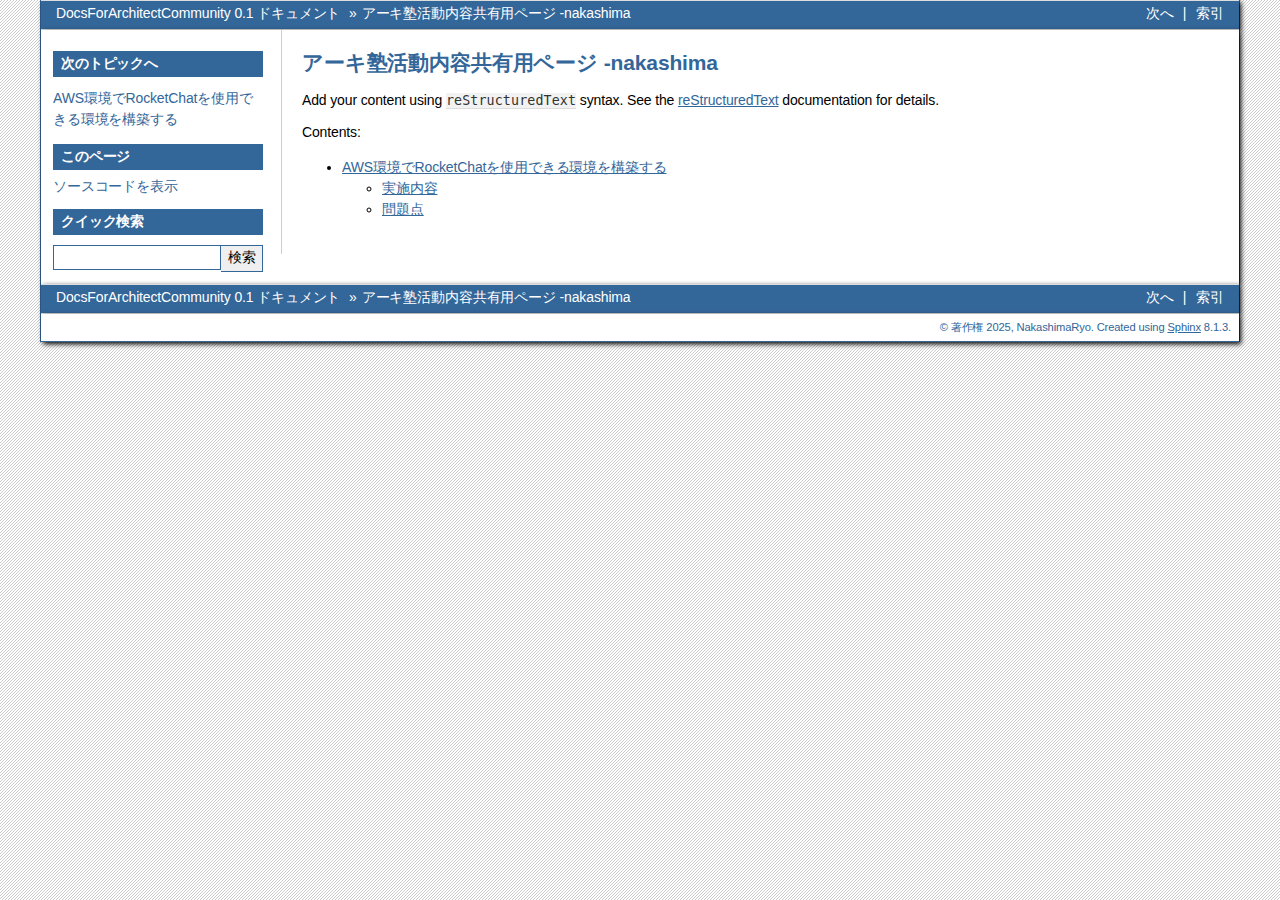
<file: index.html>
<!DOCTYPE html>

<html lang="ja" data-content_root="./">
  <head>
    <meta charset="utf-8" />
    <meta name="viewport" content="width=device-width, initial-scale=1.0" /><meta name="viewport" content="width=device-width, initial-scale=1" />

    <title>アーキ塾活動内容共有用ページ -nakashima &#8212; DocsForArchitectCommunity 0.1 ドキュメント</title>
    <link rel="stylesheet" type="text/css" href="_static/pygments.css?v=d75fae25" />
    <link rel="stylesheet" type="text/css" href="_static/bizstyle.css?v=5283bb3d" />
    
    <script src="_static/documentation_options.js?v=be13464f"></script>
    <script src="_static/doctools.js?v=9bcbadda"></script>
    <script src="_static/sphinx_highlight.js?v=dc90522c"></script>
    <script src="_static/translations.js?v=4755f45a"></script>
    <script src="_static/bizstyle.js"></script>
    <link rel="index" title="索引" href="genindex.html" />
    <link rel="search" title="検索" href="search.html" />
    <link rel="next" title="AWS環境でRocketChatを使用できる環境を構築する" href="report.html" />
    <meta name="viewport" content="width=device-width,initial-scale=1.0" />
    <!--[if lt IE 9]>
    <script src="_static/css3-mediaqueries.js"></script>
    <![endif]-->
  </head><body>
    <div class="related" role="navigation" aria-label="Related">
      <h3>ナビゲーション</h3>
      <ul>
        <li class="right" style="margin-right: 10px">
          <a href="genindex.html" title="総合索引"
             accesskey="I">索引</a></li>
        <li class="right" >
          <a href="report.html" title="AWS環境でRocketChatを使用できる環境を構築する"
             accesskey="N">次へ</a> |</li>
        <li class="nav-item nav-item-0"><a href="#">DocsForArchitectCommunity 0.1 ドキュメント</a> &#187;</li>
        <li class="nav-item nav-item-this"><a href="">アーキ塾活動内容共有用ページ -nakashima</a></li> 
      </ul>
    </div>  

    <div class="document">
      <div class="documentwrapper">
        <div class="bodywrapper">
          <div class="body" role="main">
            
  <section id="nakashima">
<h1>アーキ塾活動内容共有用ページ -nakashima<a class="headerlink" href="#nakashima" title="Link to this heading">¶</a></h1>
<p>Add your content using <code class="docutils literal notranslate"><span class="pre">reStructuredText</span></code> syntax. See the
<a class="reference external" href="https://www.sphinx-doc.org/en/master/usage/restructuredtext/index.html">reStructuredText</a>
documentation for details.</p>
<div class="toctree-wrapper compound">
<p class="caption" role="heading"><span class="caption-text">Contents:</span></p>
<ul>
<li class="toctree-l1"><a class="reference internal" href="report.html">AWS環境でRocketChatを使用できる環境を構築する</a><ul>
<li class="toctree-l2"><a class="reference internal" href="report.html#id1">実施内容</a></li>
<li class="toctree-l2"><a class="reference internal" href="report.html#id3">問題点</a></li>
</ul>
</li>
</ul>
</div>
</section>


            <div class="clearer"></div>
          </div>
        </div>
      </div>
      <div class="sphinxsidebar" role="navigation" aria-label="Main">
        <div class="sphinxsidebarwrapper">
  <div>
    <h4>次のトピックへ</h4>
    <p class="topless"><a href="report.html"
                          title="次の章へ">AWS環境でRocketChatを使用できる環境を構築する</a></p>
  </div>
  <div role="note" aria-label="source link">
    <h3>このページ</h3>
    <ul class="this-page-menu">
      <li><a href="_sources/index.rst.txt"
            rel="nofollow">ソースコードを表示</a></li>
    </ul>
   </div>
<search id="searchbox" style="display: none" role="search">
  <h3 id="searchlabel">クイック検索</h3>
    <div class="searchformwrapper">
    <form class="search" action="search.html" method="get">
      <input type="text" name="q" aria-labelledby="searchlabel" autocomplete="off" autocorrect="off" autocapitalize="off" spellcheck="false"/>
      <input type="submit" value="検索" />
    </form>
    </div>
</search>
<script>document.getElementById('searchbox').style.display = "block"</script>
        </div>
      </div>
      <div class="clearer"></div>
    </div>
    <div class="related" role="navigation" aria-label="Related">
      <h3>ナビゲーション</h3>
      <ul>
        <li class="right" style="margin-right: 10px">
          <a href="genindex.html" title="総合索引"
             >索引</a></li>
        <li class="right" >
          <a href="report.html" title="AWS環境でRocketChatを使用できる環境を構築する"
             >次へ</a> |</li>
        <li class="nav-item nav-item-0"><a href="#">DocsForArchitectCommunity 0.1 ドキュメント</a> &#187;</li>
        <li class="nav-item nav-item-this"><a href="">アーキ塾活動内容共有用ページ -nakashima</a></li> 
      </ul>
    </div>
    <div class="footer" role="contentinfo">
    &#169; 著作権 2025, NakashimaRyo.
      Created using <a href="https://www.sphinx-doc.org/">Sphinx</a> 8.1.3.
    </div>
  </body>
</html>
</file>
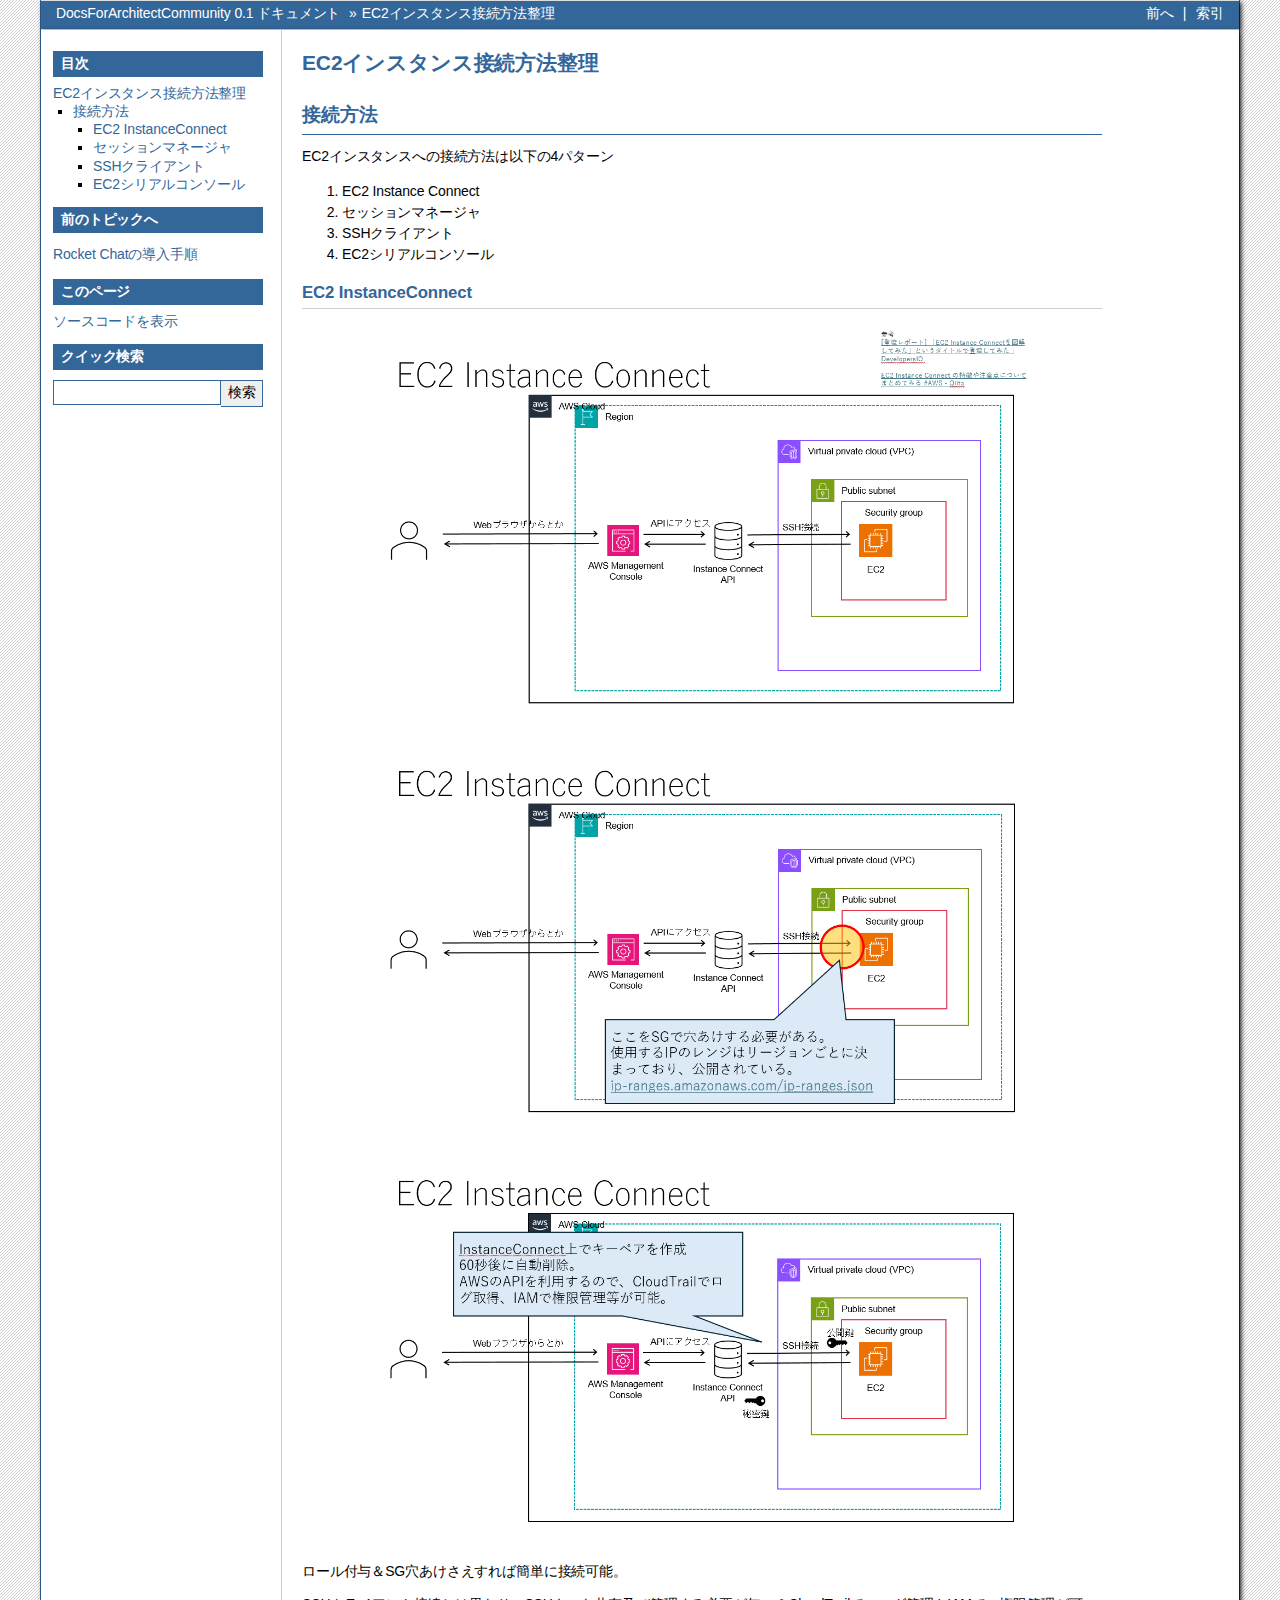
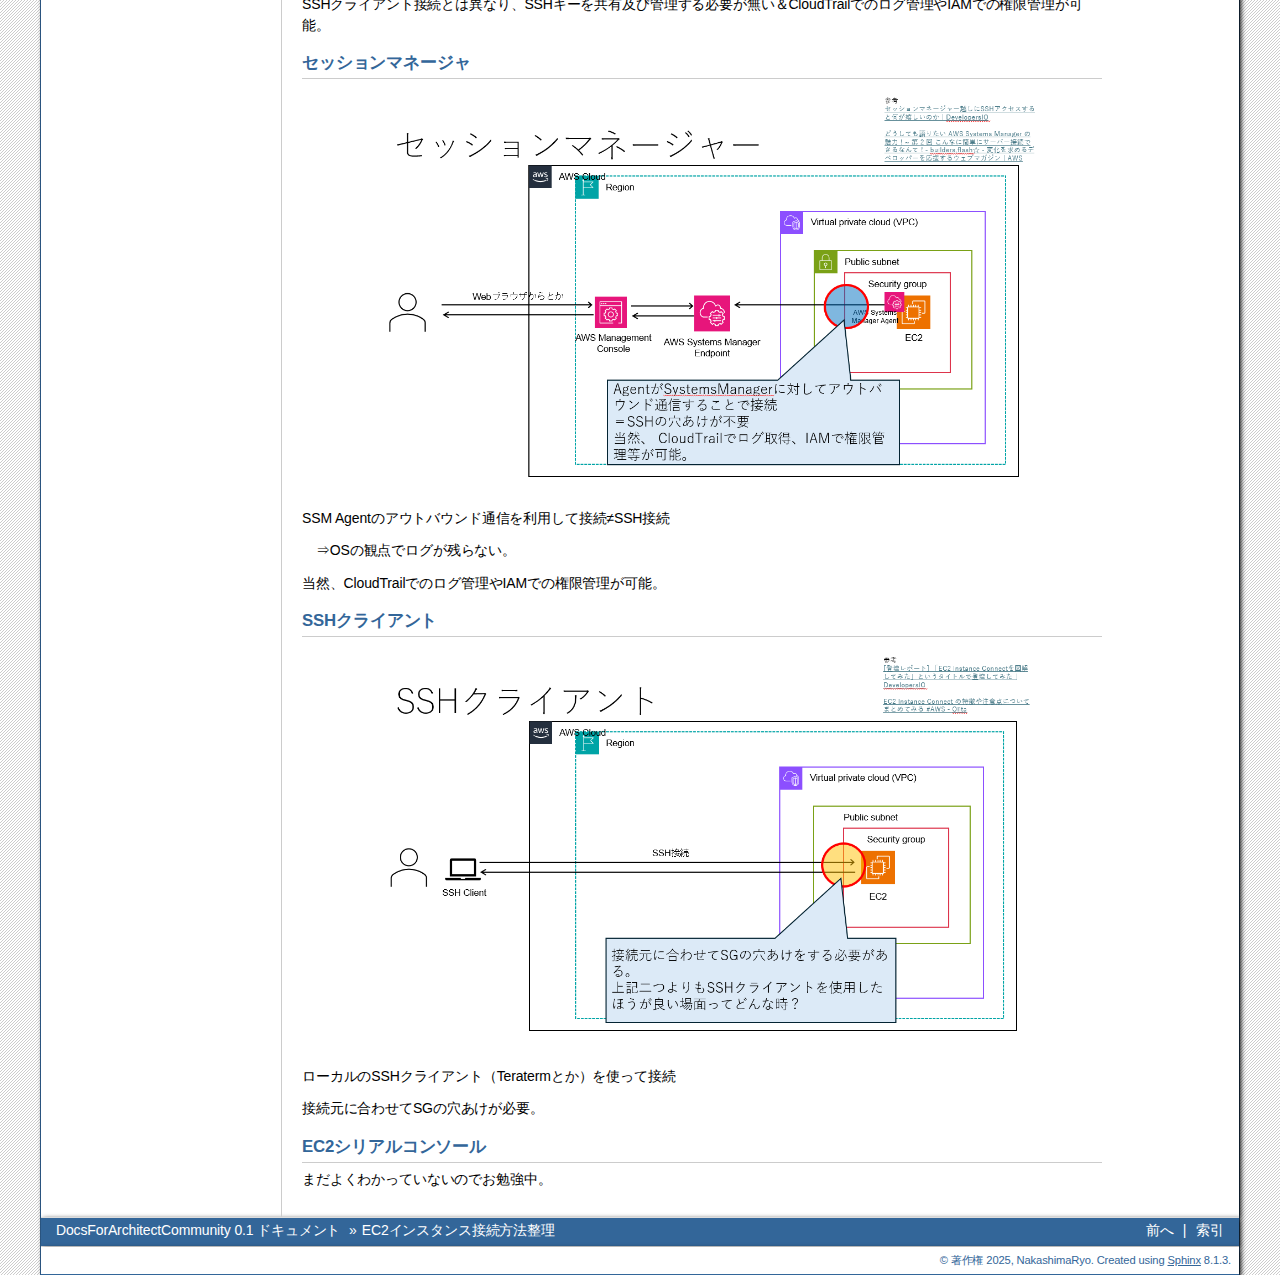
<file: EC2access.html>
<!DOCTYPE html>

<html lang="ja" data-content_root="./">
  <head>
    <meta charset="utf-8" />
    <meta name="viewport" content="width=device-width, initial-scale=1.0" /><meta name="viewport" content="width=device-width, initial-scale=1" />

    <title>EC2インスタンス接続方法整理 &#8212; DocsForArchitectCommunity 0.1 ドキュメント</title>
    <link rel="stylesheet" type="text/css" href="_static/pygments.css?v=d75fae25" />
    <link rel="stylesheet" type="text/css" href="_static/bizstyle.css?v=5283bb3d" />
    
    <script src="_static/documentation_options.js?v=be13464f"></script>
    <script src="_static/doctools.js?v=9bcbadda"></script>
    <script src="_static/sphinx_highlight.js?v=dc90522c"></script>
    <script src="_static/translations.js?v=4755f45a"></script>
    <script src="_static/bizstyle.js"></script>
    <link rel="index" title="索引" href="genindex.html" />
    <link rel="search" title="検索" href="search.html" />
    <link rel="prev" title="Rocket Chatの導入手順" href="install.html" />
    <meta name="viewport" content="width=device-width,initial-scale=1.0" />
    <!--[if lt IE 9]>
    <script src="_static/css3-mediaqueries.js"></script>
    <![endif]-->
  </head><body>
    <div class="related" role="navigation" aria-label="Related">
      <h3>ナビゲーション</h3>
      <ul>
        <li class="right" style="margin-right: 10px">
          <a href="genindex.html" title="総合索引"
             accesskey="I">索引</a></li>
        <li class="right" >
          <a href="install.html" title="Rocket Chatの導入手順"
             accesskey="P">前へ</a> |</li>
        <li class="nav-item nav-item-0"><a href="index.html">DocsForArchitectCommunity 0.1 ドキュメント</a> &#187;</li>
        <li class="nav-item nav-item-this"><a href="">EC2インスタンス接続方法整理</a></li> 
      </ul>
    </div>  

    <div class="document">
      <div class="documentwrapper">
        <div class="bodywrapper">
          <div class="body" role="main">
            
  <section id="ec2">
<h1>EC2インスタンス接続方法整理<a class="headerlink" href="#ec2" title="Link to this heading">¶</a></h1>
<section id="id1">
<h2>接続方法<a class="headerlink" href="#id1" title="Link to this heading">¶</a></h2>
<p>EC2インスタンスへの接続方法は以下の4パターン</p>
<ol class="arabic simple">
<li><p>EC2 Instance Connect</p></li>
<li><p>セッションマネージャ</p></li>
<li><p>SSHクライアント</p></li>
<li><p>EC2シリアルコンソール</p></li>
</ol>
<section id="ec2-instanceconnect">
<h3>EC2 InstanceConnect<a class="headerlink" href="#ec2-instanceconnect" title="Link to this heading">¶</a></h3>
<blockquote>
<div><img alt="_images/InstanceConnect_1.png" src="_images/InstanceConnect_1.png" />
<img alt="_images/InstanceConnect_2.png" src="_images/InstanceConnect_2.png" />
<img alt="_images/InstanceConnect_3.png" src="_images/InstanceConnect_3.png" />
</div></blockquote>
<p>ロール付与＆SG穴あけさえすれば簡単に接続可能。</p>
<p>SSHクライアント接続とは異なり、SSHキーを共有及び管理する必要が無い＆CloudTrailでのログ管理やIAMでの権限管理が可能。</p>
</section>
<section id="id2">
<h3>セッションマネージャ<a class="headerlink" href="#id2" title="Link to this heading">¶</a></h3>
<blockquote>
<div><img alt="_images/SSM.png" src="_images/SSM.png" />
</div></blockquote>
<p>SSM Agentのアウトバウンド通信を利用して接続≠SSH接続</p>
<p>　⇒OSの観点でログが残らない。</p>
<p>当然、CloudTrailでのログ管理やIAMでの権限管理が可能。</p>
</section>
<section id="ssh">
<h3>SSHクライアント<a class="headerlink" href="#ssh" title="Link to this heading">¶</a></h3>
<blockquote>
<div><img alt="_images/SSHClient.png" src="_images/SSHClient.png" />
</div></blockquote>
<p>ローカルのSSHクライアント（Teratermとか）を使って接続</p>
<p>接続元に合わせてSGの穴あけが必要。</p>
</section>
<section id="id3">
<h3>EC2シリアルコンソール<a class="headerlink" href="#id3" title="Link to this heading">¶</a></h3>
<p>まだよくわかっていないのでお勉強中。</p>
</section>
</section>
</section>


            <div class="clearer"></div>
          </div>
        </div>
      </div>
      <div class="sphinxsidebar" role="navigation" aria-label="Main">
        <div class="sphinxsidebarwrapper">
  <div>
    <h3><a href="index.html">目次</a></h3>
    <ul>
<li><a class="reference internal" href="#">EC2インスタンス接続方法整理</a><ul>
<li><a class="reference internal" href="#id1">接続方法</a><ul>
<li><a class="reference internal" href="#ec2-instanceconnect">EC2 InstanceConnect</a></li>
<li><a class="reference internal" href="#id2">セッションマネージャ</a></li>
<li><a class="reference internal" href="#ssh">SSHクライアント</a></li>
<li><a class="reference internal" href="#id3">EC2シリアルコンソール</a></li>
</ul>
</li>
</ul>
</li>
</ul>

  </div>
  <div>
    <h4>前のトピックへ</h4>
    <p class="topless"><a href="install.html"
                          title="前の章へ">Rocket Chatの導入手順</a></p>
  </div>
  <div role="note" aria-label="source link">
    <h3>このページ</h3>
    <ul class="this-page-menu">
      <li><a href="_sources/EC2access.rst.txt"
            rel="nofollow">ソースコードを表示</a></li>
    </ul>
   </div>
<search id="searchbox" style="display: none" role="search">
  <h3 id="searchlabel">クイック検索</h3>
    <div class="searchformwrapper">
    <form class="search" action="search.html" method="get">
      <input type="text" name="q" aria-labelledby="searchlabel" autocomplete="off" autocorrect="off" autocapitalize="off" spellcheck="false"/>
      <input type="submit" value="検索" />
    </form>
    </div>
</search>
<script>document.getElementById('searchbox').style.display = "block"</script>
        </div>
      </div>
      <div class="clearer"></div>
    </div>
    <div class="related" role="navigation" aria-label="Related">
      <h3>ナビゲーション</h3>
      <ul>
        <li class="right" style="margin-right: 10px">
          <a href="genindex.html" title="総合索引"
             >索引</a></li>
        <li class="right" >
          <a href="install.html" title="Rocket Chatの導入手順"
             >前へ</a> |</li>
        <li class="nav-item nav-item-0"><a href="index.html">DocsForArchitectCommunity 0.1 ドキュメント</a> &#187;</li>
        <li class="nav-item nav-item-this"><a href="">EC2インスタンス接続方法整理</a></li> 
      </ul>
    </div>
    <div class="footer" role="contentinfo">
    &#169; 著作権 2025, NakashimaRyo.
      Created using <a href="https://www.sphinx-doc.org/">Sphinx</a> 8.1.3.
    </div>
  </body>
</html>
</file>
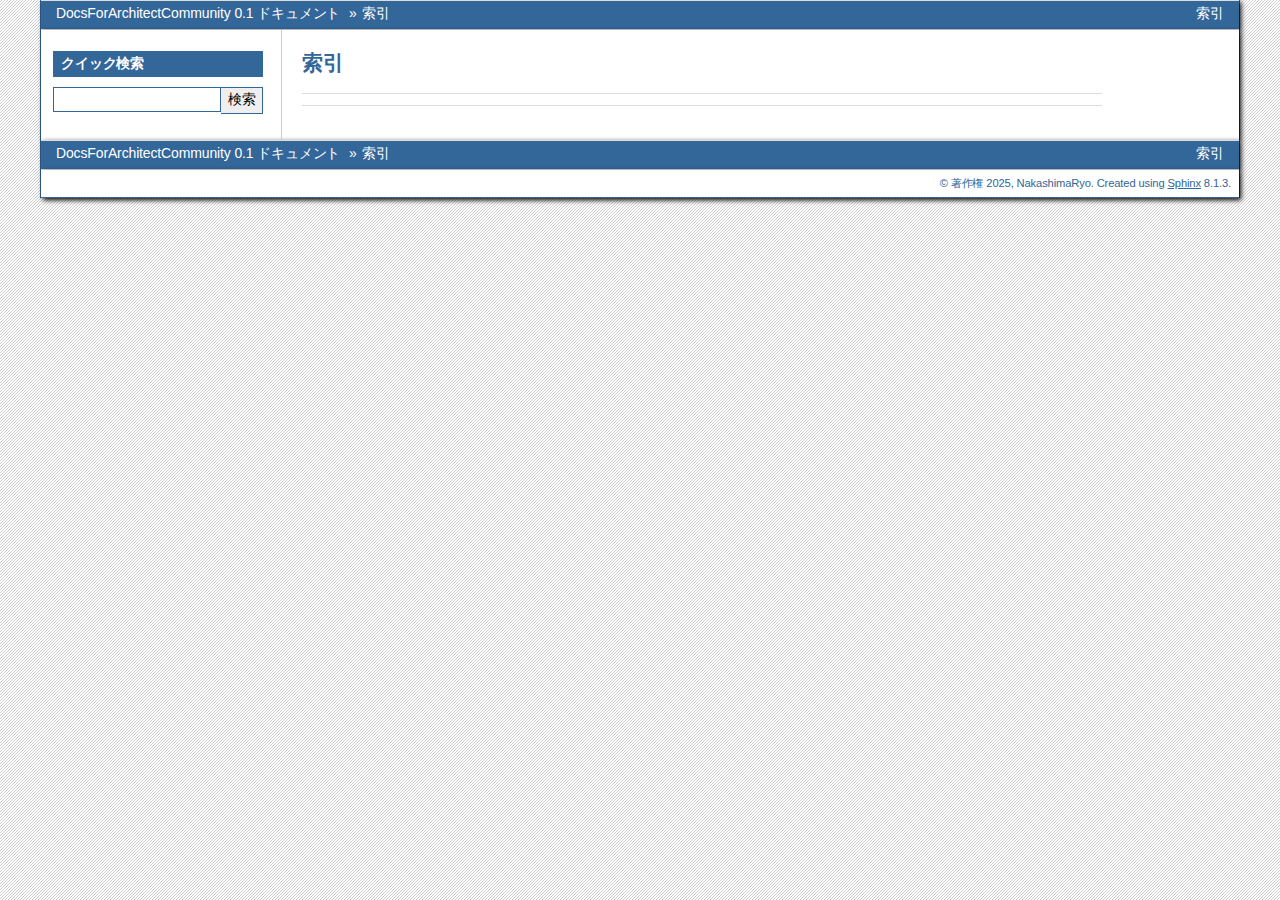
<file: genindex.html>
<!DOCTYPE html>

<html lang="ja" data-content_root="./">
  <head>
    <meta charset="utf-8" />
    <meta name="viewport" content="width=device-width, initial-scale=1.0" />
    <title>索引 &#8212; DocsForArchitectCommunity 0.1 ドキュメント</title>
    <link rel="stylesheet" type="text/css" href="_static/pygments.css?v=d75fae25" />
    <link rel="stylesheet" type="text/css" href="_static/bizstyle.css?v=5283bb3d" />
    
    <script src="_static/documentation_options.js?v=be13464f"></script>
    <script src="_static/doctools.js?v=9bcbadda"></script>
    <script src="_static/sphinx_highlight.js?v=dc90522c"></script>
    <script src="_static/translations.js?v=4755f45a"></script>
    <script src="_static/bizstyle.js"></script>
    <link rel="index" title="索引" href="#" />
    <link rel="search" title="検索" href="search.html" />
    <meta name="viewport" content="width=device-width,initial-scale=1.0" />
    <!--[if lt IE 9]>
    <script src="_static/css3-mediaqueries.js"></script>
    <![endif]-->
  </head><body>
    <div class="related" role="navigation" aria-label="Related">
      <h3>ナビゲーション</h3>
      <ul>
        <li class="right" style="margin-right: 10px">
          <a href="#" title="総合索引"
             accesskey="I">索引</a></li>
        <li class="nav-item nav-item-0"><a href="index.html">DocsForArchitectCommunity 0.1 ドキュメント</a> &#187;</li>
        <li class="nav-item nav-item-this"><a href="">索引</a></li> 
      </ul>
    </div>  

    <div class="document">
      <div class="documentwrapper">
        <div class="bodywrapper">
          <div class="body" role="main">
            

<h1 id="index">索引</h1>

<div class="genindex-jumpbox">
 
</div>


            <div class="clearer"></div>
          </div>
        </div>
      </div>
      <div class="sphinxsidebar" role="navigation" aria-label="Main">
        <div class="sphinxsidebarwrapper">
<search id="searchbox" style="display: none" role="search">
  <h3 id="searchlabel">クイック検索</h3>
    <div class="searchformwrapper">
    <form class="search" action="search.html" method="get">
      <input type="text" name="q" aria-labelledby="searchlabel" autocomplete="off" autocorrect="off" autocapitalize="off" spellcheck="false"/>
      <input type="submit" value="検索" />
    </form>
    </div>
</search>
<script>document.getElementById('searchbox').style.display = "block"</script>
        </div>
      </div>
      <div class="clearer"></div>
    </div>
    <div class="related" role="navigation" aria-label="Related">
      <h3>ナビゲーション</h3>
      <ul>
        <li class="right" style="margin-right: 10px">
          <a href="#" title="総合索引"
             >索引</a></li>
        <li class="nav-item nav-item-0"><a href="index.html">DocsForArchitectCommunity 0.1 ドキュメント</a> &#187;</li>
        <li class="nav-item nav-item-this"><a href="">索引</a></li> 
      </ul>
    </div>
    <div class="footer" role="contentinfo">
    &#169; 著作権 2025, NakashimaRyo.
      Created using <a href="https://www.sphinx-doc.org/">Sphinx</a> 8.1.3.
    </div>
  </body>
</html>
</file>
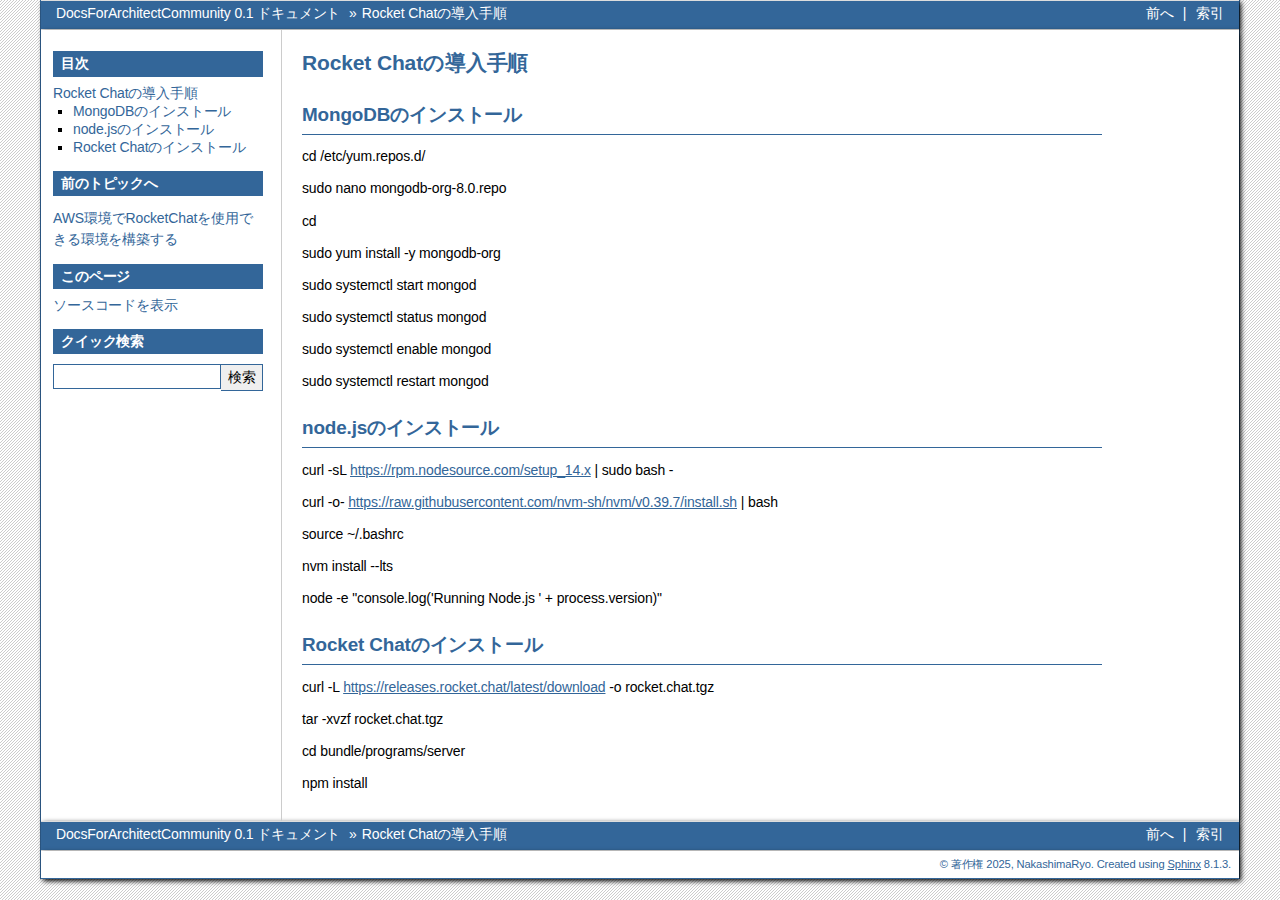
<file: install.html>
<!DOCTYPE html>

<html lang="ja" data-content_root="./">
  <head>
    <meta charset="utf-8" />
    <meta name="viewport" content="width=device-width, initial-scale=1.0" /><meta name="viewport" content="width=device-width, initial-scale=1" />

    <title>Rocket Chatの導入手順 &#8212; DocsForArchitectCommunity 0.1 ドキュメント</title>
    <link rel="stylesheet" type="text/css" href="_static/pygments.css?v=d75fae25" />
    <link rel="stylesheet" type="text/css" href="_static/bizstyle.css?v=5283bb3d" />
    
    <script src="_static/documentation_options.js?v=be13464f"></script>
    <script src="_static/doctools.js?v=9bcbadda"></script>
    <script src="_static/sphinx_highlight.js?v=dc90522c"></script>
    <script src="_static/translations.js?v=4755f45a"></script>
    <script src="_static/bizstyle.js"></script>
    <link rel="index" title="索引" href="genindex.html" />
    <link rel="search" title="検索" href="search.html" />
    <link rel="prev" title="AWS環境でRocketChatを使用できる環境を構築する" href="report.html" />
    <meta name="viewport" content="width=device-width,initial-scale=1.0" />
    <!--[if lt IE 9]>
    <script src="_static/css3-mediaqueries.js"></script>
    <![endif]-->
  </head><body>
    <div class="related" role="navigation" aria-label="Related">
      <h3>ナビゲーション</h3>
      <ul>
        <li class="right" style="margin-right: 10px">
          <a href="genindex.html" title="総合索引"
             accesskey="I">索引</a></li>
        <li class="right" >
          <a href="report.html" title="AWS環境でRocketChatを使用できる環境を構築する"
             accesskey="P">前へ</a> |</li>
        <li class="nav-item nav-item-0"><a href="index.html">DocsForArchitectCommunity 0.1 ドキュメント</a> &#187;</li>
        <li class="nav-item nav-item-this"><a href="">Rocket Chatの導入手順</a></li> 
      </ul>
    </div>  

    <div class="document">
      <div class="documentwrapper">
        <div class="bodywrapper">
          <div class="body" role="main">
            
  <section id="rocket-chat">
<h1>Rocket Chatの導入手順<a class="headerlink" href="#rocket-chat" title="Link to this heading">¶</a></h1>
<section id="mongodb">
<h2>MongoDBのインストール<a class="headerlink" href="#mongodb" title="Link to this heading">¶</a></h2>
<p>cd /etc/yum.repos.d/</p>
<p>sudo nano mongodb-org-8.0.repo</p>
<p>cd</p>
<p>sudo yum install -y mongodb-org</p>
<p>sudo systemctl start mongod</p>
<p>sudo systemctl status mongod</p>
<p>sudo systemctl enable mongod</p>
<p>sudo systemctl restart mongod</p>
</section>
<section id="node-js">
<h2>node.jsのインストール<a class="headerlink" href="#node-js" title="Link to this heading">¶</a></h2>
<p>curl -sL <a class="reference external" href="https://rpm.nodesource.com/setup_14.x">https://rpm.nodesource.com/setup_14.x</a> | sudo bash -</p>
<p>curl -o- <a class="reference external" href="https://raw.githubusercontent.com/nvm-sh/nvm/v0.39.7/install.sh">https://raw.githubusercontent.com/nvm-sh/nvm/v0.39.7/install.sh</a> | bash</p>
<p>source ~/.bashrc</p>
<p>nvm install --lts</p>
<p>node -e &quot;console.log('Running Node.js ' + process.version)&quot;</p>
</section>
<section id="id1">
<h2>Rocket Chatのインストール<a class="headerlink" href="#id1" title="Link to this heading">¶</a></h2>
<p>curl -L <a class="reference external" href="https://releases.rocket.chat/latest/download">https://releases.rocket.chat/latest/download</a> -o rocket.chat.tgz</p>
<p>tar -xvzf rocket.chat.tgz</p>
<p>cd bundle/programs/server</p>
<p>npm install</p>
</section>
</section>


            <div class="clearer"></div>
          </div>
        </div>
      </div>
      <div class="sphinxsidebar" role="navigation" aria-label="Main">
        <div class="sphinxsidebarwrapper">
  <div>
    <h3><a href="index.html">目次</a></h3>
    <ul>
<li><a class="reference internal" href="#">Rocket Chatの導入手順</a><ul>
<li><a class="reference internal" href="#mongodb">MongoDBのインストール</a></li>
<li><a class="reference internal" href="#node-js">node.jsのインストール</a></li>
<li><a class="reference internal" href="#id1">Rocket Chatのインストール</a></li>
</ul>
</li>
</ul>

  </div>
  <div>
    <h4>前のトピックへ</h4>
    <p class="topless"><a href="report.html"
                          title="前の章へ">AWS環境でRocketChatを使用できる環境を構築する</a></p>
  </div>
  <div role="note" aria-label="source link">
    <h3>このページ</h3>
    <ul class="this-page-menu">
      <li><a href="_sources/install.rst.txt"
            rel="nofollow">ソースコードを表示</a></li>
    </ul>
   </div>
<search id="searchbox" style="display: none" role="search">
  <h3 id="searchlabel">クイック検索</h3>
    <div class="searchformwrapper">
    <form class="search" action="search.html" method="get">
      <input type="text" name="q" aria-labelledby="searchlabel" autocomplete="off" autocorrect="off" autocapitalize="off" spellcheck="false"/>
      <input type="submit" value="検索" />
    </form>
    </div>
</search>
<script>document.getElementById('searchbox').style.display = "block"</script>
        </div>
      </div>
      <div class="clearer"></div>
    </div>
    <div class="related" role="navigation" aria-label="Related">
      <h3>ナビゲーション</h3>
      <ul>
        <li class="right" style="margin-right: 10px">
          <a href="genindex.html" title="総合索引"
             >索引</a></li>
        <li class="right" >
          <a href="report.html" title="AWS環境でRocketChatを使用できる環境を構築する"
             >前へ</a> |</li>
        <li class="nav-item nav-item-0"><a href="index.html">DocsForArchitectCommunity 0.1 ドキュメント</a> &#187;</li>
        <li class="nav-item nav-item-this"><a href="">Rocket Chatの導入手順</a></li> 
      </ul>
    </div>
    <div class="footer" role="contentinfo">
    &#169; 著作権 2025, NakashimaRyo.
      Created using <a href="https://www.sphinx-doc.org/">Sphinx</a> 8.1.3.
    </div>
  </body>
</html>
</file>
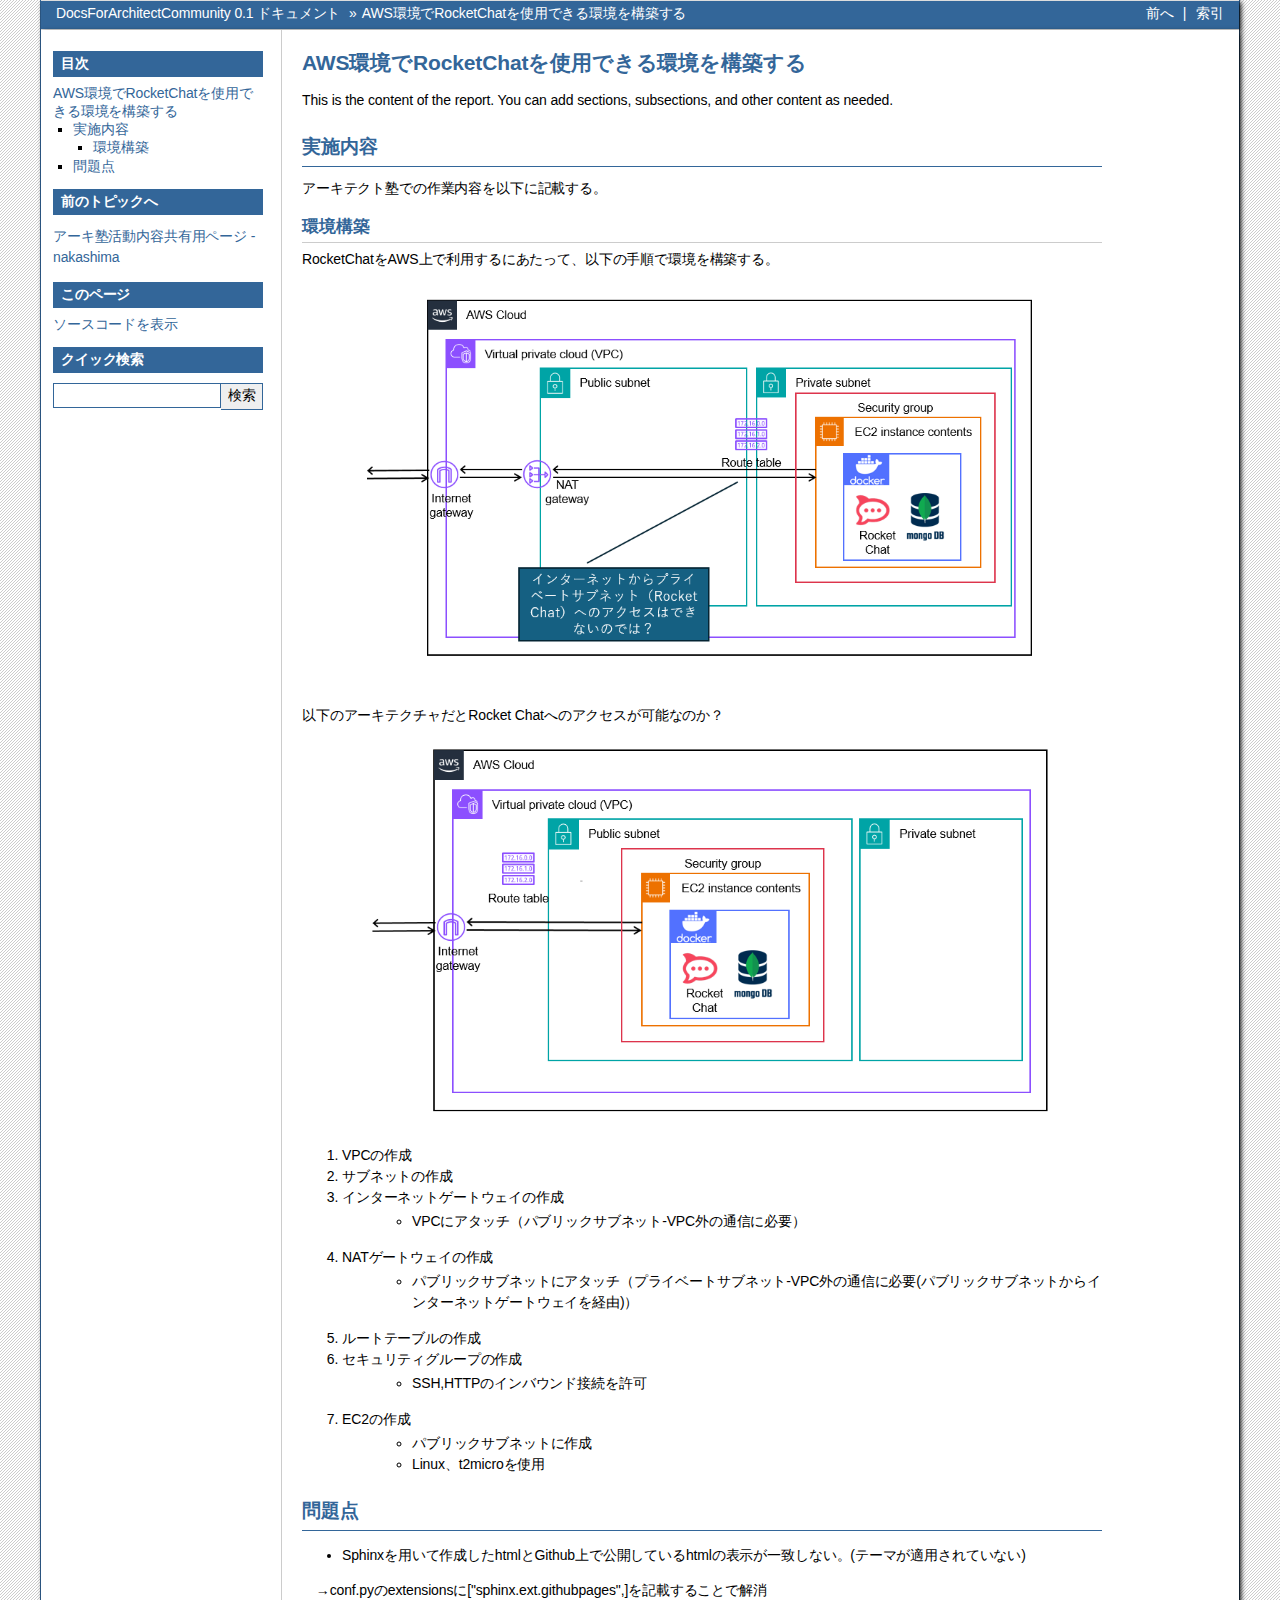
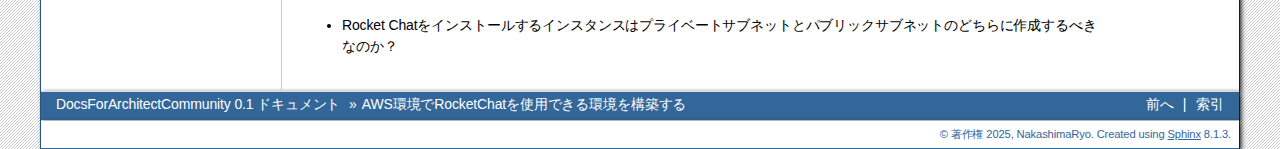
<file: report.html>
<!DOCTYPE html>

<html lang="ja" data-content_root="./">
  <head>
    <meta charset="utf-8" />
    <meta name="viewport" content="width=device-width, initial-scale=1.0" /><meta name="viewport" content="width=device-width, initial-scale=1" />

    <title>AWS環境でRocketChatを使用できる環境を構築する &#8212; DocsForArchitectCommunity 0.1 ドキュメント</title>
    <link rel="stylesheet" type="text/css" href="_static/pygments.css?v=d75fae25" />
    <link rel="stylesheet" type="text/css" href="_static/bizstyle.css?v=5283bb3d" />
    
    <script src="_static/documentation_options.js?v=be13464f"></script>
    <script src="_static/doctools.js?v=9bcbadda"></script>
    <script src="_static/sphinx_highlight.js?v=dc90522c"></script>
    <script src="_static/translations.js?v=4755f45a"></script>
    <script src="_static/bizstyle.js"></script>
    <link rel="index" title="索引" href="genindex.html" />
    <link rel="search" title="検索" href="search.html" />
    <link rel="prev" title="アーキ塾活動内容共有用ページ -nakashima" href="index.html" />
    <meta name="viewport" content="width=device-width,initial-scale=1.0" />
    <!--[if lt IE 9]>
    <script src="_static/css3-mediaqueries.js"></script>
    <![endif]-->
  </head><body>
    <div class="related" role="navigation" aria-label="Related">
      <h3>ナビゲーション</h3>
      <ul>
        <li class="right" style="margin-right: 10px">
          <a href="genindex.html" title="総合索引"
             accesskey="I">索引</a></li>
        <li class="right" >
          <a href="index.html" title="アーキ塾活動内容共有用ページ -nakashima"
             accesskey="P">前へ</a> |</li>
        <li class="nav-item nav-item-0"><a href="index.html">DocsForArchitectCommunity 0.1 ドキュメント</a> &#187;</li>
        <li class="nav-item nav-item-this"><a href="">AWS環境でRocketChatを使用できる環境を構築する</a></li> 
      </ul>
    </div>  

    <div class="document">
      <div class="documentwrapper">
        <div class="bodywrapper">
          <div class="body" role="main">
            
  <section id="awsrocketchat">
<h1>AWS環境でRocketChatを使用できる環境を構築する<a class="headerlink" href="#awsrocketchat" title="Link to this heading">¶</a></h1>
<p>This is the content of the report. You can add sections, subsections, and other content as needed.</p>
<section id="id1">
<h2>実施内容<a class="headerlink" href="#id1" title="Link to this heading">¶</a></h2>
<p>アーキテクト塾での作業内容を以下に記載する。</p>
<section id="id2">
<h3>環境構築<a class="headerlink" href="#id2" title="Link to this heading">¶</a></h3>
<p>RocketChatをAWS上で利用するにあたって、以下の手順で環境を構築する。</p>
<blockquote>
<div><img alt="_images/RocketChatArchitect_1.png" src="_images/RocketChatArchitect_1.png" />
</div></blockquote>
<p>以下のアーキテクチャだとRocket Chatへのアクセスが可能なのか？</p>
<blockquote>
<div><img alt="_images/RocketChatArchitect_2.png" src="_images/RocketChatArchitect_2.png" />
</div></blockquote>
<ol class="arabic simple">
<li><p>VPCの作成</p></li>
<li><p>サブネットの作成</p></li>
<li><dl class="simple">
<dt>インターネットゲートウェイの作成</dt><dd><ul class="simple">
<li><p>VPCにアタッチ（パブリックサブネット-VPC外の通信に必要）</p></li>
</ul>
</dd>
</dl>
</li>
<li><dl class="simple">
<dt>NATゲートウェイの作成</dt><dd><ul class="simple">
<li><p>パブリックサブネットにアタッチ（プライベートサブネット-VPC外の通信に必要(パブリックサブネットからインターネットゲートウェイを経由)）</p></li>
</ul>
</dd>
</dl>
</li>
<li><p>ルートテーブルの作成</p></li>
<li><dl class="simple">
<dt>セキュリティグループの作成</dt><dd><ul class="simple">
<li><p>SSH,HTTPのインバウンド接続を許可</p></li>
</ul>
</dd>
</dl>
</li>
<li><dl class="simple">
<dt>EC2の作成</dt><dd><ul class="simple">
<li><p>パブリックサブネットに作成</p></li>
<li><p>Linux、t2microを使用</p></li>
</ul>
</dd>
</dl>
</li>
</ol>
</section>
</section>
<section id="id3">
<h2>問題点<a class="headerlink" href="#id3" title="Link to this heading">¶</a></h2>
<ul class="simple">
<li><p>Sphinxを用いて作成したhtmlとGithub上で公開しているhtmlの表示が一致しない。(テーマが適用されていない)</p></li>
</ul>
<p>　→conf.pyのextensionsに[&quot;sphinx.ext.githubpages&quot;,]を記載することで解消</p>
<ul class="simple">
<li><p>Rocket Chatをインストールするインスタンスはプライベートサブネットとパブリックサブネットのどちらに作成するべきなのか？</p></li>
</ul>
</section>
</section>


            <div class="clearer"></div>
          </div>
        </div>
      </div>
      <div class="sphinxsidebar" role="navigation" aria-label="Main">
        <div class="sphinxsidebarwrapper">
  <div>
    <h3><a href="index.html">目次</a></h3>
    <ul>
<li><a class="reference internal" href="#">AWS環境でRocketChatを使用できる環境を構築する</a><ul>
<li><a class="reference internal" href="#id1">実施内容</a><ul>
<li><a class="reference internal" href="#id2">環境構築</a></li>
</ul>
</li>
<li><a class="reference internal" href="#id3">問題点</a></li>
</ul>
</li>
</ul>

  </div>
  <div>
    <h4>前のトピックへ</h4>
    <p class="topless"><a href="index.html"
                          title="前の章へ">アーキ塾活動内容共有用ページ -nakashima</a></p>
  </div>
  <div role="note" aria-label="source link">
    <h3>このページ</h3>
    <ul class="this-page-menu">
      <li><a href="_sources/report.rst.txt"
            rel="nofollow">ソースコードを表示</a></li>
    </ul>
   </div>
<search id="searchbox" style="display: none" role="search">
  <h3 id="searchlabel">クイック検索</h3>
    <div class="searchformwrapper">
    <form class="search" action="search.html" method="get">
      <input type="text" name="q" aria-labelledby="searchlabel" autocomplete="off" autocorrect="off" autocapitalize="off" spellcheck="false"/>
      <input type="submit" value="検索" />
    </form>
    </div>
</search>
<script>document.getElementById('searchbox').style.display = "block"</script>
        </div>
      </div>
      <div class="clearer"></div>
    </div>
    <div class="related" role="navigation" aria-label="Related">
      <h3>ナビゲーション</h3>
      <ul>
        <li class="right" style="margin-right: 10px">
          <a href="genindex.html" title="総合索引"
             >索引</a></li>
        <li class="right" >
          <a href="index.html" title="アーキ塾活動内容共有用ページ -nakashima"
             >前へ</a> |</li>
        <li class="nav-item nav-item-0"><a href="index.html">DocsForArchitectCommunity 0.1 ドキュメント</a> &#187;</li>
        <li class="nav-item nav-item-this"><a href="">AWS環境でRocketChatを使用できる環境を構築する</a></li> 
      </ul>
    </div>
    <div class="footer" role="contentinfo">
    &#169; 著作権 2025, NakashimaRyo.
      Created using <a href="https://www.sphinx-doc.org/">Sphinx</a> 8.1.3.
    </div>
  </body>
</html>
</file>
<file: _static/pygments.css>
pre { line-height: 125%; }
td.linenos .normal { color: #666666; background-color: transparent; padding-left: 5px; padding-right: 5px; }
span.linenos { color: #666666; background-color: transparent; padding-left: 5px; padding-right: 5px; }
td.linenos .special { color: #000000; background-color: #ffffc0; padding-left: 5px; padding-right: 5px; }
span.linenos.special { color: #000000; background-color: #ffffc0; padding-left: 5px; padding-right: 5px; }
.highlight .hll { background-color: #ffffcc }
.highlight { background: #f0f0f0; }
.highlight .c { color: #60A0B0; font-style: italic } /* Comment */
.highlight .err { border: 1px solid #F00 } /* Error */
.highlight .k { color: #007020; font-weight: bold } /* Keyword */
.highlight .o { color: #666 } /* Operator */
.highlight .ch { color: #60A0B0; font-style: italic } /* Comment.Hashbang */
.highlight .cm { color: #60A0B0; font-style: italic } /* Comment.Multiline */
.highlight .cp { color: #007020 } /* Comment.Preproc */
.highlight .cpf { color: #60A0B0; font-style: italic } /* Comment.PreprocFile */
.highlight .c1 { color: #60A0B0; font-style: italic } /* Comment.Single */
.highlight .cs { color: #60A0B0; background-color: #FFF0F0 } /* Comment.Special */
.highlight .gd { color: #A00000 } /* Generic.Deleted */
.highlight .ge { font-style: italic } /* Generic.Emph */
.highlight .ges { font-weight: bold; font-style: italic } /* Generic.EmphStrong */
.highlight .gr { color: #F00 } /* Generic.Error */
.highlight .gh { color: #000080; font-weight: bold } /* Generic.Heading */
.highlight .gi { color: #00A000 } /* Generic.Inserted */
.highlight .go { color: #888 } /* Generic.Output */
.highlight .gp { color: #C65D09; font-weight: bold } /* Generic.Prompt */
.highlight .gs { font-weight: bold } /* Generic.Strong */
.highlight .gu { color: #800080; font-weight: bold } /* Generic.Subheading */
.highlight .gt { color: #04D } /* Generic.Traceback */
.highlight .kc { color: #007020; font-weight: bold } /* Keyword.Constant */
.highlight .kd { color: #007020; font-weight: bold } /* Keyword.Declaration */
.highlight .kn { color: #007020; font-weight: bold } /* Keyword.Namespace */
.highlight .kp { color: #007020 } /* Keyword.Pseudo */
.highlight .kr { color: #007020; font-weight: bold } /* Keyword.Reserved */
.highlight .kt { color: #902000 } /* Keyword.Type */
.highlight .m { color: #40A070 } /* Literal.Number */
.highlight .s { color: #4070A0 } /* Literal.String */
.highlight .na { color: #4070A0 } /* Name.Attribute */
.highlight .nb { color: #007020 } /* Name.Builtin */
.highlight .nc { color: #0E84B5; font-weight: bold } /* Name.Class */
.highlight .no { color: #60ADD5 } /* Name.Constant */
.highlight .nd { color: #555; font-weight: bold } /* Name.Decorator */
.highlight .ni { color: #D55537; font-weight: bold } /* Name.Entity */
.highlight .ne { color: #007020 } /* Name.Exception */
.highlight .nf { color: #06287E } /* Name.Function */
.highlight .nl { color: #002070; font-weight: bold } /* Name.Label */
.highlight .nn { color: #0E84B5; font-weight: bold } /* Name.Namespace */
.highlight .nt { color: #062873; font-weight: bold } /* Name.Tag */
.highlight .nv { color: #BB60D5 } /* Name.Variable */
.highlight .ow { color: #007020; font-weight: bold } /* Operator.Word */
.highlight .w { color: #BBB } /* Text.Whitespace */
.highlight .mb { color: #40A070 } /* Literal.Number.Bin */
.highlight .mf { color: #40A070 } /* Literal.Number.Float */
.highlight .mh { color: #40A070 } /* Literal.Number.Hex */
.highlight .mi { color: #40A070 } /* Literal.Number.Integer */
.highlight .mo { color: #40A070 } /* Literal.Number.Oct */
.highlight .sa { color: #4070A0 } /* Literal.String.Affix */
.highlight .sb { color: #4070A0 } /* Literal.String.Backtick */
.highlight .sc { color: #4070A0 } /* Literal.String.Char */
.highlight .dl { color: #4070A0 } /* Literal.String.Delimiter */
.highlight .sd { color: #4070A0; font-style: italic } /* Literal.String.Doc */
.highlight .s2 { color: #4070A0 } /* Literal.String.Double */
.highlight .se { color: #4070A0; font-weight: bold } /* Literal.String.Escape */
.highlight .sh { color: #4070A0 } /* Literal.String.Heredoc */
.highlight .si { color: #70A0D0; font-style: italic } /* Literal.String.Interpol */
.highlight .sx { color: #C65D09 } /* Literal.String.Other */
.highlight .sr { color: #235388 } /* Literal.String.Regex */
.highlight .s1 { color: #4070A0 } /* Literal.String.Single */
.highlight .ss { color: #517918 } /* Literal.String.Symbol */
.highlight .bp { color: #007020 } /* Name.Builtin.Pseudo */
.highlight .fm { color: #06287E } /* Name.Function.Magic */
.highlight .vc { color: #BB60D5 } /* Name.Variable.Class */
.highlight .vg { color: #BB60D5 } /* Name.Variable.Global */
.highlight .vi { color: #BB60D5 } /* Name.Variable.Instance */
.highlight .vm { color: #BB60D5 } /* Name.Variable.Magic */
.highlight .il { color: #40A070 } /* Literal.Number.Integer.Long */
</file>
<file: _static/bizstyle.css>
/*
 * Sphinx stylesheet -- business style theme.
 */

@import url("basic.css");

/* -- page layout ----------------------------------------------------------- */

body {
    font-family: 'Lucida Grande', 'Lucida Sans Unicode', 'Geneva',
                 'Verdana', sans-serif;
    font-size: 14px;
    letter-spacing: -0.01em;
    line-height: 150%;
    text-align: center;
    background-color: white;
    background-image: url(background_b01.png);
    color: black;
    padding: 0;
    border-right: 1px solid #336699;
    border-left: 1px solid #336699;

    margin: 0px 40px 0px 40px;
}

div.document {
    background-color: white;
    text-align: left;
    background-repeat: repeat-x;

    -moz-box-shadow: 2px 2px 5px #000;
    -webkit-box-shadow: 2px 2px 5px #000;
}

div.documentwrapper {
    float: left;
    width: 100%;
}

div.bodywrapper {
    margin: 0 0 0 240px;
    border-left: 1px solid #ccc;
}

div.body {
    margin: 0;
    padding: 0.5em 20px 20px 20px;
}
div.bodywrapper {
    margin: 0 0 0 calc(210px + 30px);
}

div.related {
    font-size: 1em;

    -moz-box-shadow: 2px 2px 5px #000;
    -webkit-box-shadow: 2px 2px 5px #000;
}

div.related ul {
    background-color: #336699;
    height: 100%;
    overflow: hidden;
    border-top: 1px solid #ddd;
    border-bottom: 1px solid #ddd;
}

div.related ul li {
    color: white;
    margin: 0;
    padding: 0;
    height: 2em;
    float: left;
}

div.related ul li.right {
    float: right;
    margin-right: 5px;
}

div.related ul li a {
    margin: 0;
    padding: 0 5px 0 5px;
    line-height: 1.75em;
    color: #fff;
}

div.related ul li a:hover {
    color: #fff;
    text-decoration: underline;
}

div.sphinxsidebarwrapper {
    padding: 0;
}

div.sphinxsidebar {
    padding: 0.5em 12px 12px 12px;
    width: 210px;
    font-size: 1em;
    text-align: left;
}

div.sphinxsidebar h3, div.sphinxsidebar h4 {
    margin: 1em 0 0.5em 0;
    font-size: 1em;
    padding: 0.1em 0 0.1em 0.5em;
    color: white;
    border: 1px solid #336699;
    background-color: #336699;
}

div.sphinxsidebar h3 a {
    color: white;
}

div.sphinxsidebar ul {
    padding-left: 1.5em;
    margin-top: 7px;
    padding: 0;
    line-height: 130%;
}

div.sphinxsidebar ul ul {
    margin-left: 20px;
}

div.sphinxsidebar input {
    border: 1px solid #336699;
}

div.footer {
    background-color: white;
    color: #336699;
    padding: 3px 8px 3px 0;
    clear: both;
    font-size: 0.8em;
    text-align: right;
    border-bottom: 1px solid #336699;

    -moz-box-shadow: 2px 2px 5px #000;
    -webkit-box-shadow: 2px 2px 5px #000;
}

div.footer a {
    color: #336699;
    text-decoration: underline;
}

/* -- body styles ----------------------------------------------------------- */

p {
    margin: 0.8em 0 0.5em 0;
}

a {
    color: #336699;
    text-decoration: none;
}

a:hover {
    color: #336699;
    text-decoration: underline;
}

a:visited {
    color: #551a8b;
}

div.body a {
    text-decoration: underline;
}

h1, h2, h3 {
    color: #336699;
}

h1 {
    margin: 0;
    padding: 0.7em 0 0.3em 0;
    font-size: 1.5em;
}

h2 {
    margin: 1.3em 0 0.2em 0;
    font-size: 1.35em;
    padding-bottom: .5em;
    border-bottom: 1px solid #336699;
}

h3 {
    margin: 1em 0 -0.3em 0;
    font-size: 1.2em;
    padding-bottom: .3em;
    border-bottom: 1px solid #CCCCCC;
}

div.body h1 a, div.body h2 a, div.body h3 a,
div.body h4 a, div.body h5 a, div.body h6 a {
    color: black!important;
}

h1 a.anchor, h2 a.anchor, h3 a.anchor,
h4 a.anchor, h5 a.anchor, h6 a.anchor {
    display: none;
    margin: 0 0 0 0.3em;
    padding: 0 0.2em 0 0.2em;
    color: #aaa!important;
}

h1:hover a.anchor, h2:hover a.anchor, h3:hover a.anchor, h4:hover a.anchor,
h5:hover a.anchor, h6:hover a.anchor {
    display: inline;
}

h1 a.anchor:hover, h2 a.anchor:hover, h3 a.anchor:hover, h4 a.anchor:hover,
h5 a.anchor:hover, h6 a.anchor:hover {
    color: #777;
    background-color: #eee;
}

a.headerlink {
    color: #c60f0f!important;
    font-size: 1em;
    margin-left: 6px;
    padding: 0 4px 0 4px;
    text-decoration: none!important;
}

a.headerlink:hover {
    background-color: #ccc;
    color: white!important;
}

cite, code, tt {
    font-family: 'Consolas', 'Deja Vu Sans Mono',
                 'Bitstream Vera Sans Mono', monospace;
    font-size: 0.95em;
    letter-spacing: 0.01em;
}

code {
    background-color: #F2F2F2;
    border-bottom: 1px solid #ddd;
    color: #333;
}

code.descname, code.descclassname, code.xref {
    border: 0;
}

hr {
    border: 1px solid #abc;
    margin: 2em;
}

a code {
    border: 0;
    color: #CA7900;
}

a code:hover {
    color: #2491CF;
}

pre {
    background-color: transparent !important;
    font-family: 'Consolas', 'Deja Vu Sans Mono',
                 'Bitstream Vera Sans Mono', monospace;
    font-size: 0.95em;
    letter-spacing: 0.015em;
    line-height: 120%;
    padding: 0.5em;
    border-right: 5px solid #ccc;
    border-left: 5px solid #ccc;
}

pre a {
    color: inherit;
    text-decoration: underline;
}

td.linenos pre {
    padding: 0.5em 0;
}

div.quotebar {
    background-color: #f8f8f8;
    max-width: 250px;
    float: right;
    padding: 2px 7px;
    border: 1px solid #ccc;
}

nav.contents,
aside.topic,
div.topic {
    background-color: #f8f8f8;
}

table {
    border-collapse: collapse;
    margin: 0 -0.5em 0 -0.5em;
}

table td, table th {
    padding: 0.2em 0.5em 0.2em 0.5em;
}

div.admonition {
    font-size: 0.9em;
    margin: 1em 0 1em 0;
    border: 3px solid #cccccc;
    background-color: #f7f7f7;
    padding: 0;
}

div.admonition p {
    margin: 0.5em 1em 0.5em 1em;
    padding: 0;
}

div.admonition li p {
    margin-left: 0;
}

div.admonition pre, div.warning pre {
    margin: 0;
}

div.highlight {
    margin: 0.4em 1em;
}

div.admonition p.admonition-title {
    margin: 0;
    padding: 0.1em 0 0.1em 0.5em;
    color: white;
    border-bottom: 3px solid #cccccc;
    font-weight: bold;
    background-color: #165e83;
}

div.danger    { border: 3px solid #f0908d; background-color: #f0cfa0; }
div.error     { border: 3px solid #f0908d; background-color: #ede4cd; }
div.warning   { border: 3px solid #f8b862; background-color: #f0cfa0; }
div.caution   { border: 3px solid #f8b862; background-color: #ede4cd; }
div.attention { border: 3px solid #f8b862; background-color: #f3f3f3; }
div.important { border: 3px solid #f0cfa0; background-color: #ede4cd; }
div.note      { border: 3px solid #f0cfa0; background-color: #f3f3f3; }
div.hint      { border: 3px solid #bed2c3; background-color: #f3f3f3; }
div.tip       { border: 3px solid #bed2c3; background-color: #f3f3f3; }

div.danger p.admonition-title, div.error p.admonition-title {
    background-color: #b7282e;
    border-bottom: 3px solid #f0908d;
}

div.caution p.admonition-title,
div.warning p.admonition-title,
div.attention p.admonition-title {
    background-color: #f19072;
    border-bottom: 3px solid #f8b862;
}

div.note p.admonition-title, div.important p.admonition-title {
    background-color: #f8b862;
    border-bottom: 3px solid #f0cfa0;
}

div.hint p.admonition-title, div.tip p.admonition-title {
    background-color: #7ebea5;
    border-bottom: 3px solid #bed2c3;
}

div.admonition ul, div.admonition ol,
div.warning ul, div.warning ol {
    margin: 0.1em 0.5em 0.5em 3em;
    padding: 0;
}

div.versioninfo {
    margin: 1em 0 0 0;
    border: 1px solid #ccc;
    background-color: #DDEAF0;
    padding: 8px;
    line-height: 1.3em;
    font-size: 0.9em;
}

.viewcode-back {
    font-family: 'Lucida Grande', 'Lucida Sans Unicode', 'Geneva',
                 'Verdana', sans-serif;
}

div.viewcode-block:target {
    background-color: #f4debf;
    border-top: 1px solid #ac9;
    border-bottom: 1px solid #ac9;
}

p.versionchanged span.versionmodified {
    font-size: 0.9em;
    margin-right: 0.2em;
    padding: 0.1em;
    background-color: #DCE6A0;
}

dl.field-list > dt {
    color: white;
    background-color: #82A0BE;
}

dl.field-list > dd {
    background-color: #f7f7f7;
}

/* -- table styles ---------------------------------------------------------- */

table.docutils {
    margin: 1em 0;
    padding: 0;
    border: 1px solid white;
    background-color: #f7f7f7;
}

table.docutils td, table.docutils th {
    padding: 1px 8px 1px 5px;
    border-top: 0;
    border-left: 0;
    border-right: 1px solid white;
    border-bottom: 1px solid white;
}

table.docutils td p {
    margin-top: 0;
    margin-bottom: 0.3em;
}

table.field-list td, table.field-list th {
    border: 0 !important;
    word-break: break-word;
}

table.footnote td, table.footnote th {
    border: 0 !important;
}

th {
    color: white;
    text-align: left;
    padding-right: 5px;
    background-color: #82A0BE;
}

div.literal-block-wrapper div.code-block-caption {
    background-color: #EEE;
    border-style: solid;
    border-color: #CCC;
    border-width: 1px 5px;
}

/* WIDE DESKTOP STYLE */
@media only screen and (min-width: 1176px) {
body {
    margin: 0 40px 0 40px;
}
}

/* TABLET STYLE */
@media only screen and (min-width: 768px) and (max-width: 991px) {
body {
    margin: 0 40px 0 40px;
}
}

/* MOBILE LAYOUT (PORTRAIT/320px) */
@media only screen and (max-width: 767px) {
body {
    margin: 0;
}
div.bodywrapper {
    margin: 0;
    width: 100%;
    border: none;
}
div.sphinxsidebar {
    display: none;
}
}

/* MOBILE LAYOUT (LANDSCAPE/480px) */
@media only screen and (min-width: 480px) and (max-width: 767px) {
body {
    margin: 0 20px 0 20px;
}
}

/* RETINA OVERRIDES */
@media
only screen and (-webkit-min-device-pixel-ratio: 2),
only screen and (min-device-pixel-ratio: 2) {
}

/* -- end ------------------------------------------------------------------- */
</file>
